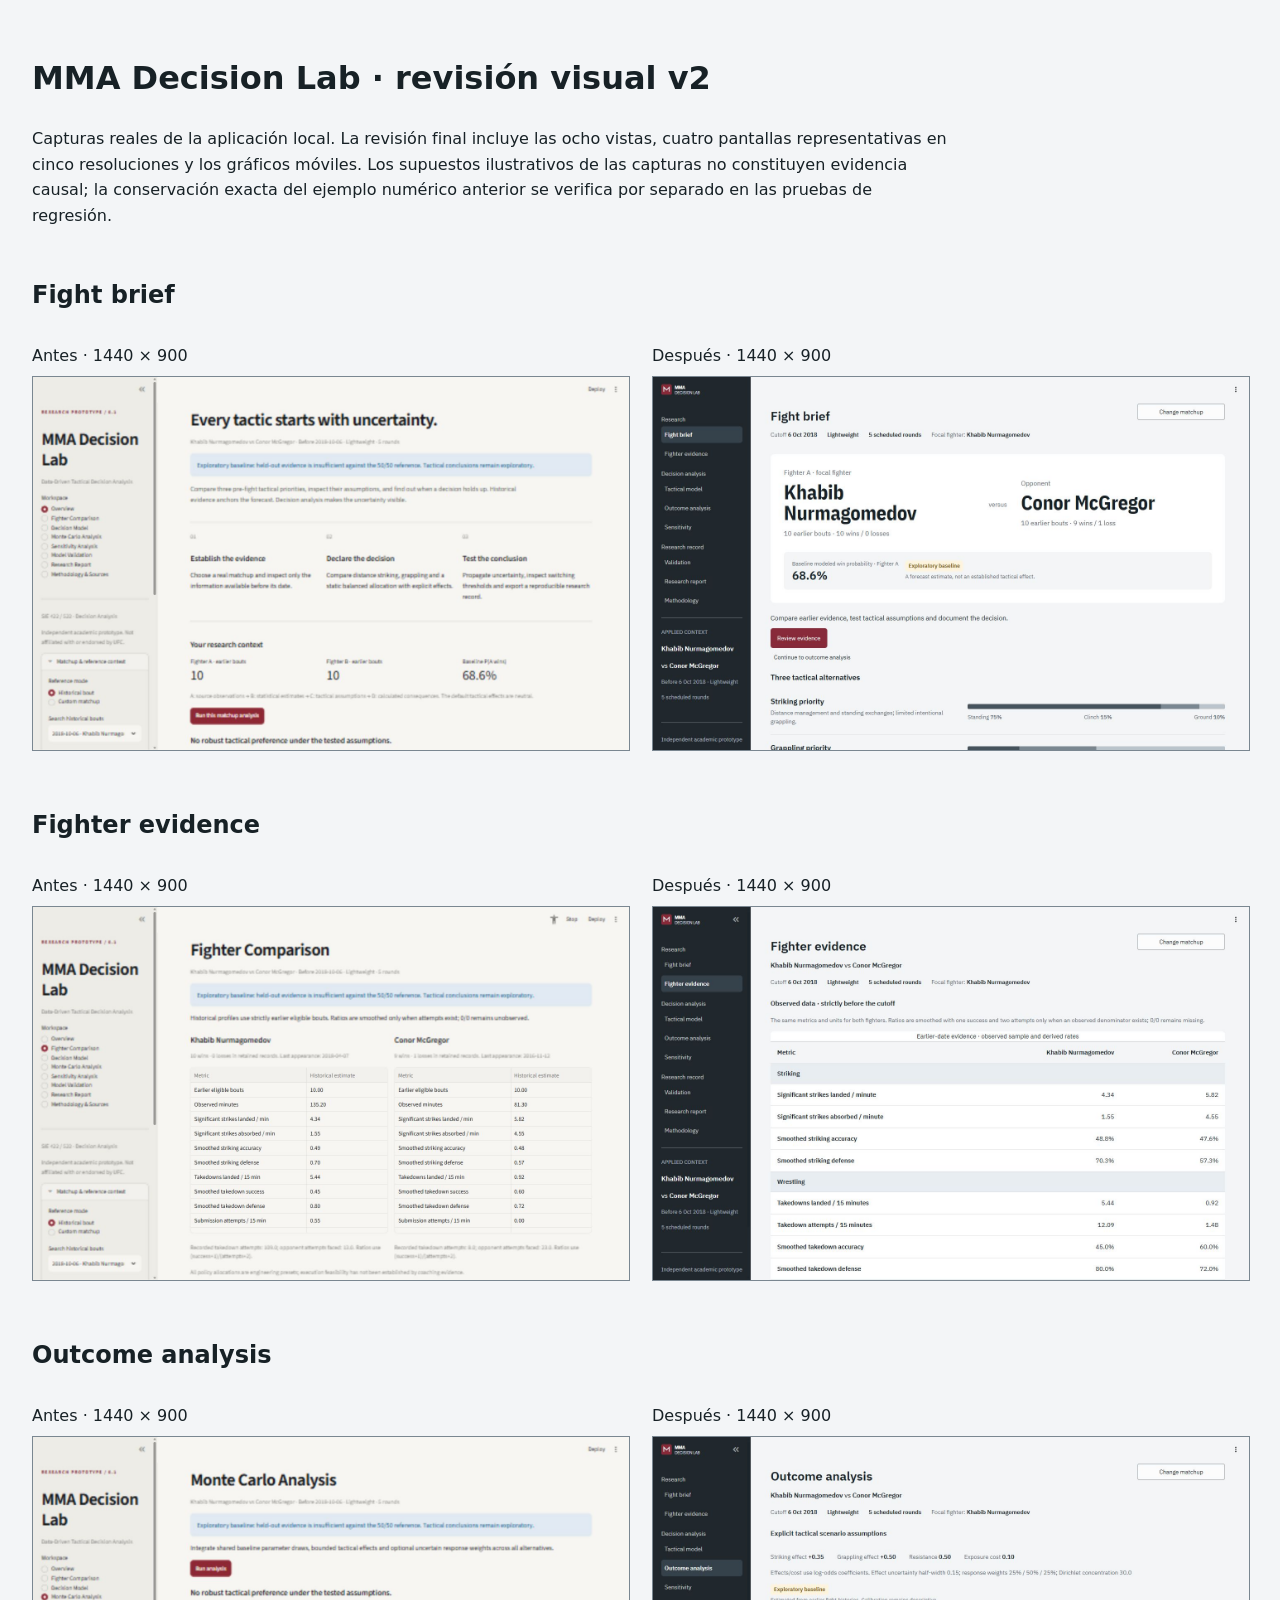
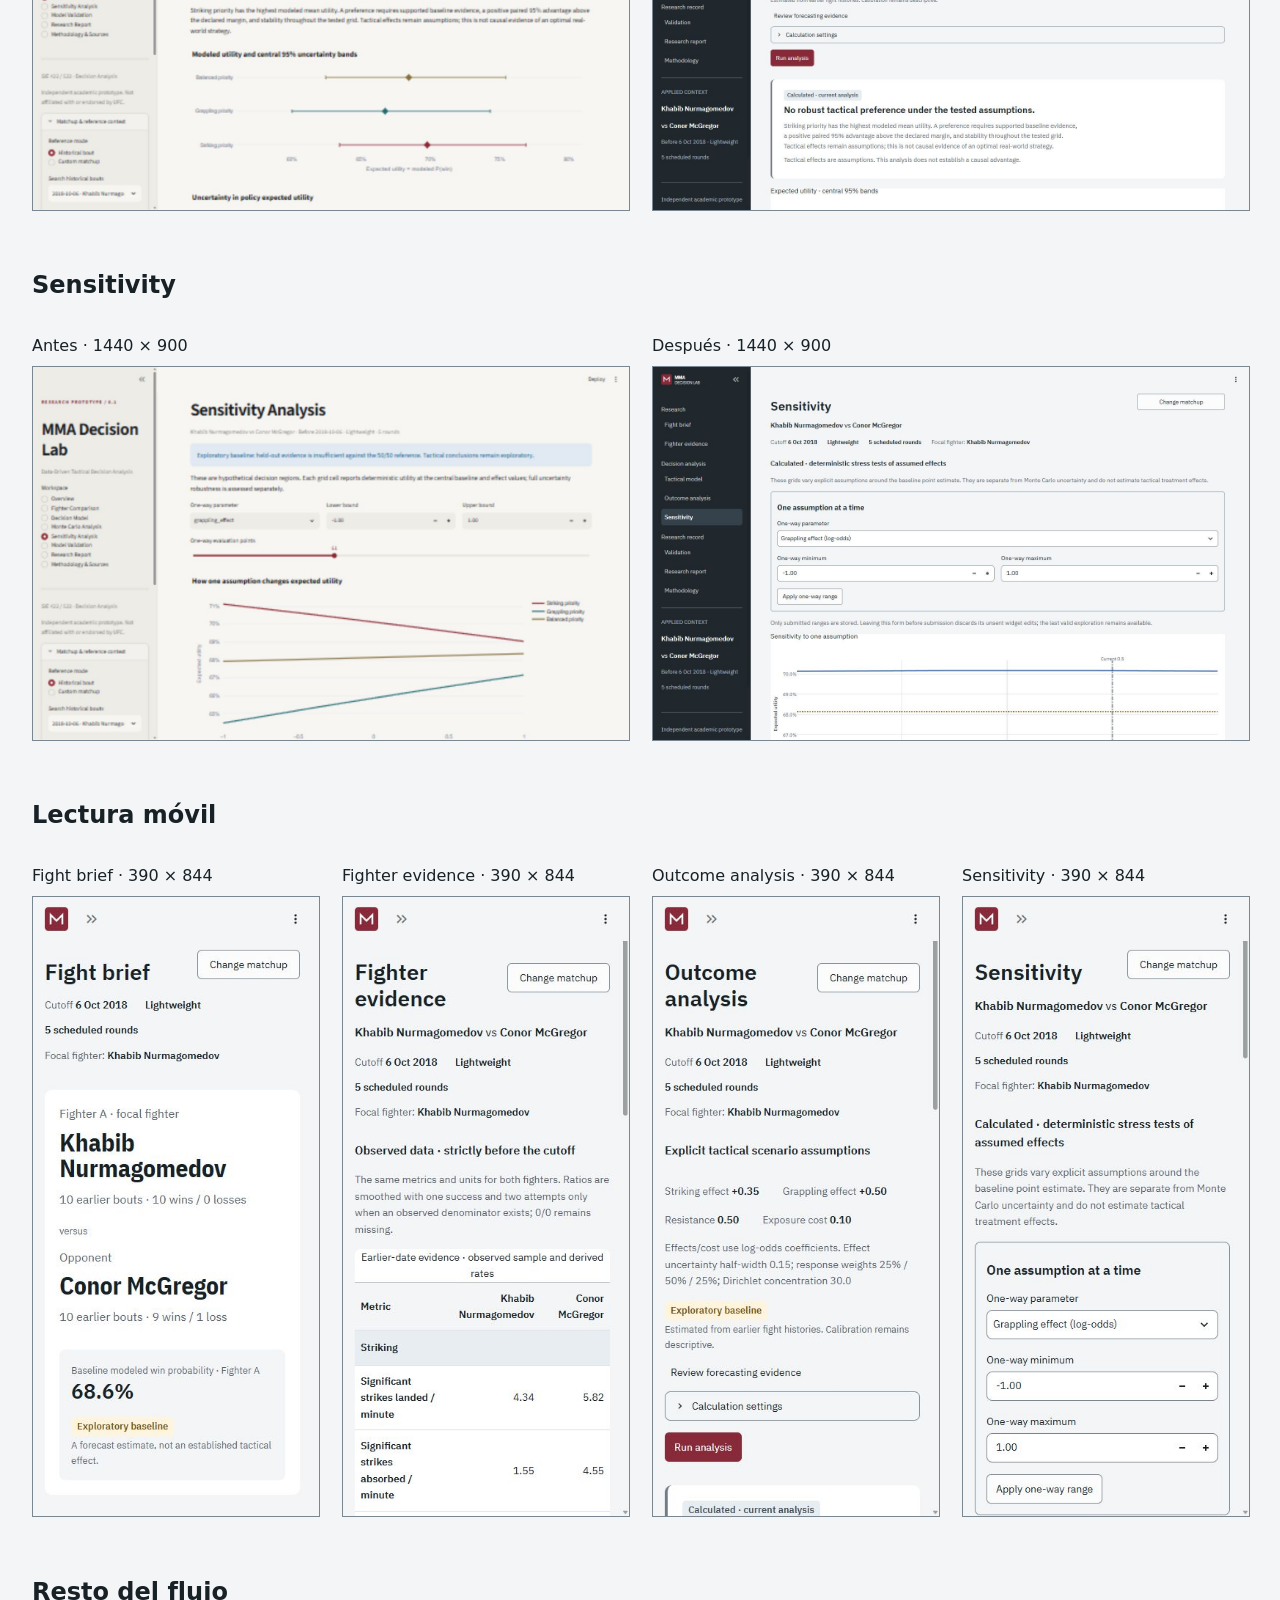
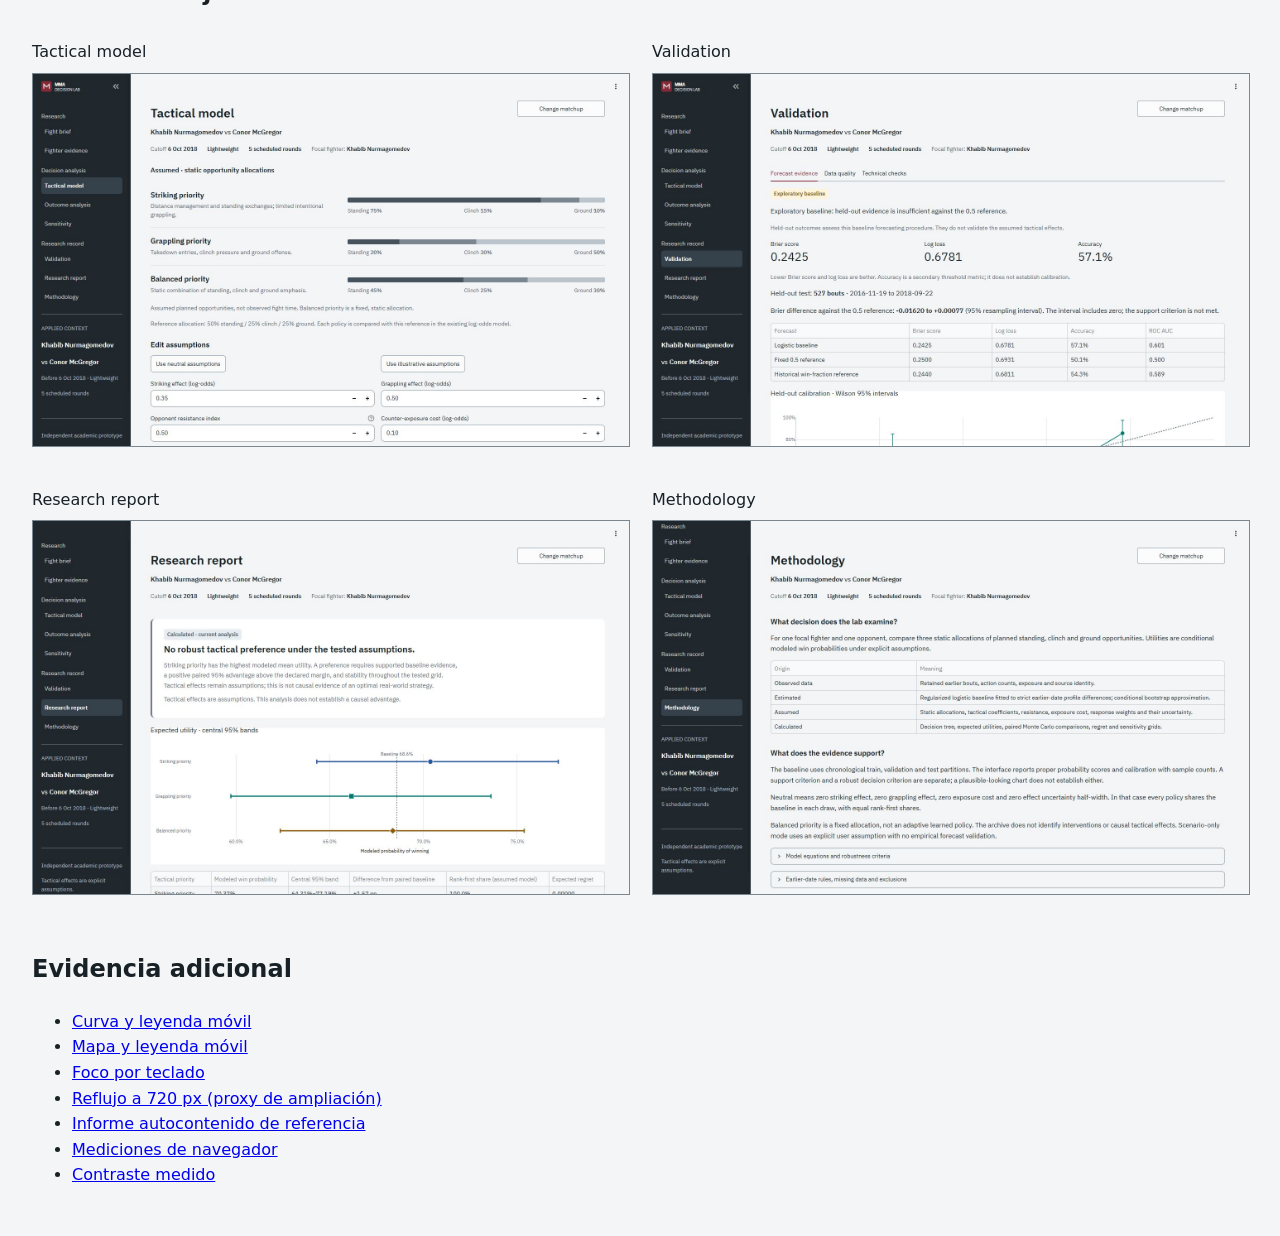
<file: reports/review_v2/index.html>
<!doctype html><html lang="es"><meta charset="utf-8"><meta name="viewport" content="width=device-width,initial-scale=1"><title>MMA Decision Lab · revisión visual v2</title><style>body{margin:0;background:#F3F5F7;color:#172126;font:16px/1.6 system-ui,sans-serif}main{max-width:1440px;margin:auto;padding:32px}h1{font-size:32px}h2{margin-top:48px}p{max-width:90ch}.pair,.mobile{display:grid;grid-template-columns:1fr 1fr;gap:24px}.mobile{grid-template-columns:repeat(4,1fr)}figure{margin:0}img{width:100%;height:auto;border:1px solid #7A8791}figcaption{padding:8px 0}a:focus-visible{outline:3px solid #2457A6}@media(max-width:800px){.pair,.mobile{grid-template-columns:1fr}main{padding:16px}}</style><main><h1>MMA Decision Lab · revisión visual v2</h1><p>Capturas reales de la aplicación local. La revisión final incluye las ocho vistas, cuatro pantallas representativas en cinco resoluciones y los gráficos móviles. Los supuestos ilustrativos de las capturas no constituyen evidencia causal; la conservación exacta del ejemplo numérico anterior se verifica por separado en las pruebas de regresión.</p><section><h2>Fight brief</h2><div class="pair"><figure><figcaption>Antes · 1440 × 900</figcaption><a href="before/fight_brief_1440.png"><img src="before/fight_brief_1440.png" alt="Fight brief, antes"></a></figure><figure><figcaption>Después · 1440 × 900</figcaption><a href="after/fight_brief_1440.png"><img src="after/fight_brief_1440.png" alt="Fight brief, después"></a></figure></div></section><section><h2>Fighter evidence</h2><div class="pair"><figure><figcaption>Antes · 1440 × 900</figcaption><a href="before/fighter_evidence_1440.png"><img src="before/fighter_evidence_1440.png" alt="Fighter evidence, antes"></a></figure><figure><figcaption>Después · 1440 × 900</figcaption><a href="after/fighter_evidence_1440.png"><img src="after/fighter_evidence_1440.png" alt="Fighter evidence, después"></a></figure></div></section><section><h2>Outcome analysis</h2><div class="pair"><figure><figcaption>Antes · 1440 × 900</figcaption><a href="before/outcome_analysis_1440.png"><img src="before/outcome_analysis_1440.png" alt="Outcome analysis, antes"></a></figure><figure><figcaption>Después · 1440 × 900</figcaption><a href="after/outcome_analysis_1440.png"><img src="after/outcome_analysis_1440.png" alt="Outcome analysis, después"></a></figure></div></section><section><h2>Sensitivity</h2><div class="pair"><figure><figcaption>Antes · 1440 × 900</figcaption><a href="before/sensitivity_1440.png"><img src="before/sensitivity_1440.png" alt="Sensitivity, antes"></a></figure><figure><figcaption>Después · 1440 × 900</figcaption><a href="after/sensitivity_1440.png"><img src="after/sensitivity_1440.png" alt="Sensitivity, después"></a></figure></div></section><h2>Lectura móvil</h2><div class="mobile"><figure><figcaption>Fight brief · 390 × 844</figcaption><a href="after/fight_brief_390.png"><img src="after/fight_brief_390.png" alt="Fight brief, móvil"></a></figure><figure><figcaption>Fighter evidence · 390 × 844</figcaption><a href="after/fighter_evidence_390.png"><img src="after/fighter_evidence_390.png" alt="Fighter evidence, móvil"></a></figure><figure><figcaption>Outcome analysis · 390 × 844</figcaption><a href="after/outcome_analysis_390.png"><img src="after/outcome_analysis_390.png" alt="Outcome analysis, móvil"></a></figure><figure><figcaption>Sensitivity · 390 × 844</figcaption><a href="after/sensitivity_390.png"><img src="after/sensitivity_390.png" alt="Sensitivity, móvil"></a></figure></div><h2>Resto del flujo</h2><div class="pair"><figure><figcaption>Tactical model</figcaption><a href="after/tactical_model_1440.png"><img src="after/tactical_model_1440.png" alt="Tactical model"></a></figure><figure><figcaption>Validation</figcaption><a href="after/validation_1440.png"><img src="after/validation_1440.png" alt="Validation"></a></figure><figure><figcaption>Research report</figcaption><a href="after/research_report_1440.png"><img src="after/research_report_1440.png" alt="Research report"></a></figure><figure><figcaption>Methodology</figcaption><a href="after/methodology_1440.png"><img src="after/methodology_1440.png" alt="Methodology"></a></figure></div><h2>Evidencia adicional</h2><ul><li><a href="after/sensitivity_curve_390.png">Curva y leyenda móvil</a></li><li><a href="after/sensitivity_regions_390.png">Mapa y leyenda móvil</a></li><li><a href="after/keyboard_focus_1440.png">Foco por teclado</a></li><li><a href="after/reflow_720.png">Reflujo a 720 px (proxy de ampliación)</a></li><li><a href="report.html">Informe autocontenido de referencia</a></li><li><a href="browser_checks.json">Mediciones de navegador</a></li><li><a href="contrast.json">Contraste medido</a></li></ul></main></html>
</file>
